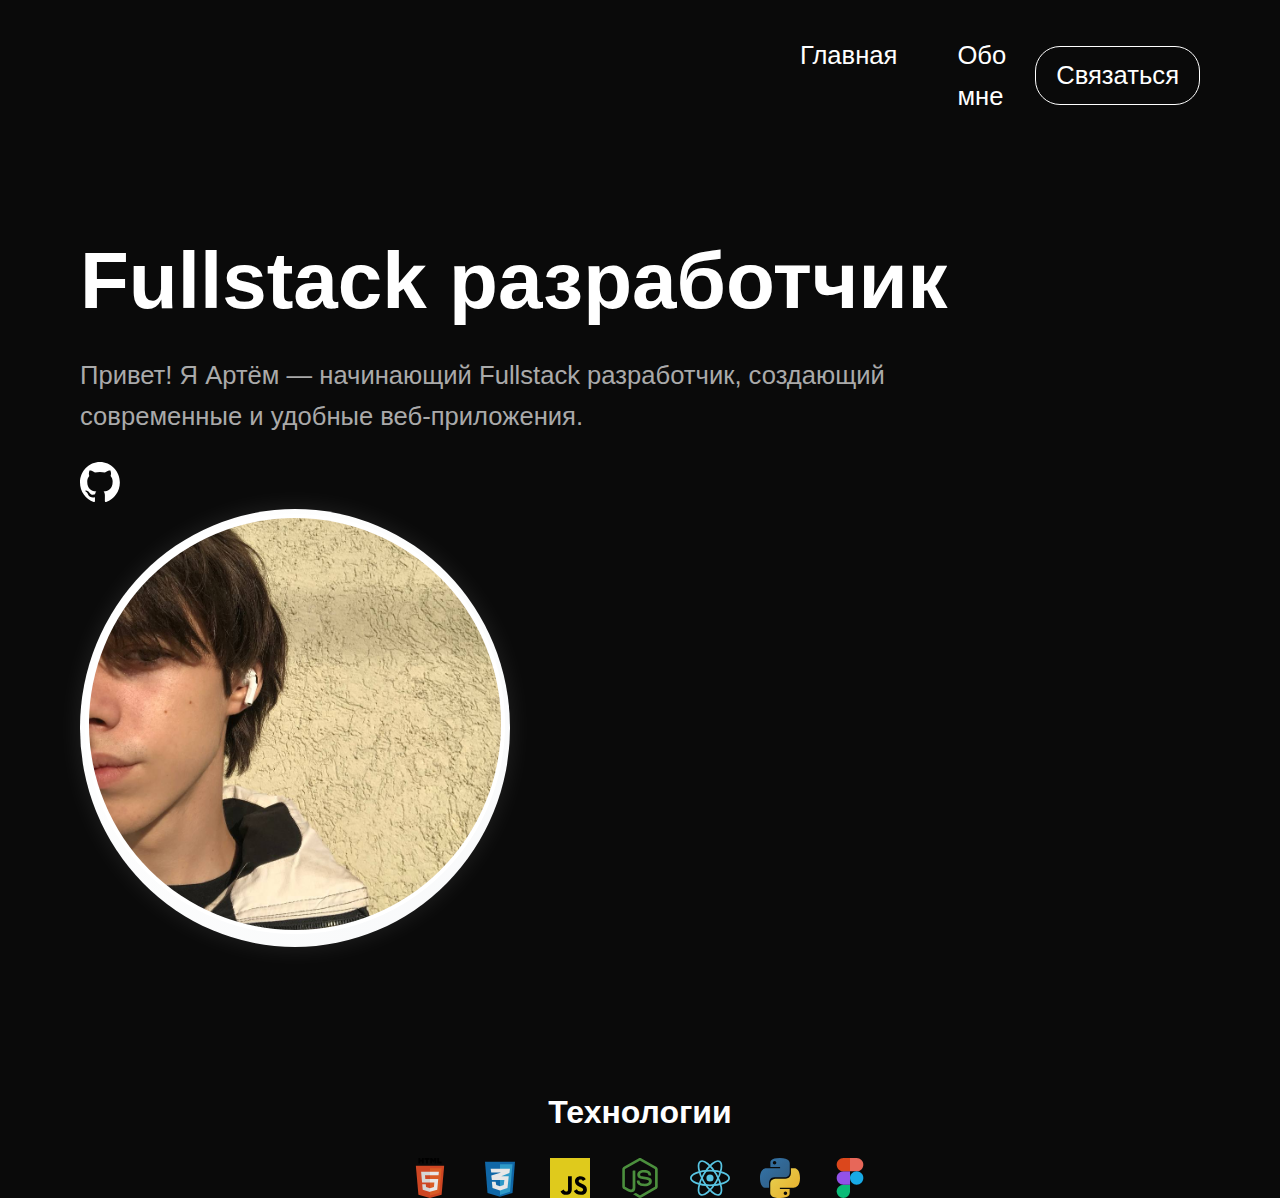
<file: index.html>
<!doctype html>
<html lang="ru">
    <head>
        <meta charset="UTF-8" />
        <meta name="viewport" content="width=device-width, initial-scale=1.0" />
        <link rel="stylesheet" href="style.css" />
        <title>ohyz</title>
    </head>
    <body>
        <header class="navbar">
            <nav>
                <ul class="nav-links">
                    <li><a href="index.html">Главная</a></li>
                    <li><a href="about.html">Обо мне</a></li>
                </ul>
            </nav>
            <a href="comingsoon.html" class="contact-btn">Связаться</a>
        </header>

        <main class="hero">
            <div class="hero-text">
                <h2 class="title">Fullstack разработчик</h2>
                <p class="subtitle">
                    Привет! Я Артём — начинающий Fullstack разработчик,
                    создающий современные и удобные веб-приложения.
                </p>
                <div class="social-icons">
                    <a href="https://github.com/ohyzz">
                        <img src="github-mark-white.svg" alt="GitHub" />
                </div>
            </div>

            <div class="photo-container">
                <img src="photo.jpg" alt="Моё фото" class="portfolio-photo" />
            </div>
        </main>

        <section class="tech-stack">
            <h2>Технологии</h2>
            <div class="tech-icons">
                <img src="html.svg" alt="HTML" />
                <img src="css.svg" alt="CSS" />
                <img src="js.svg" alt="JavaScript" />
                <img src="nodejs.svg" alt="Node.js" />
                <img src="react.svg" alt="React" />
                <img src="python.svg" alt="Python">
                <img src="figma.svg" alt="Figma">
            </div>
        </section>
    </body>
</html>
</file>
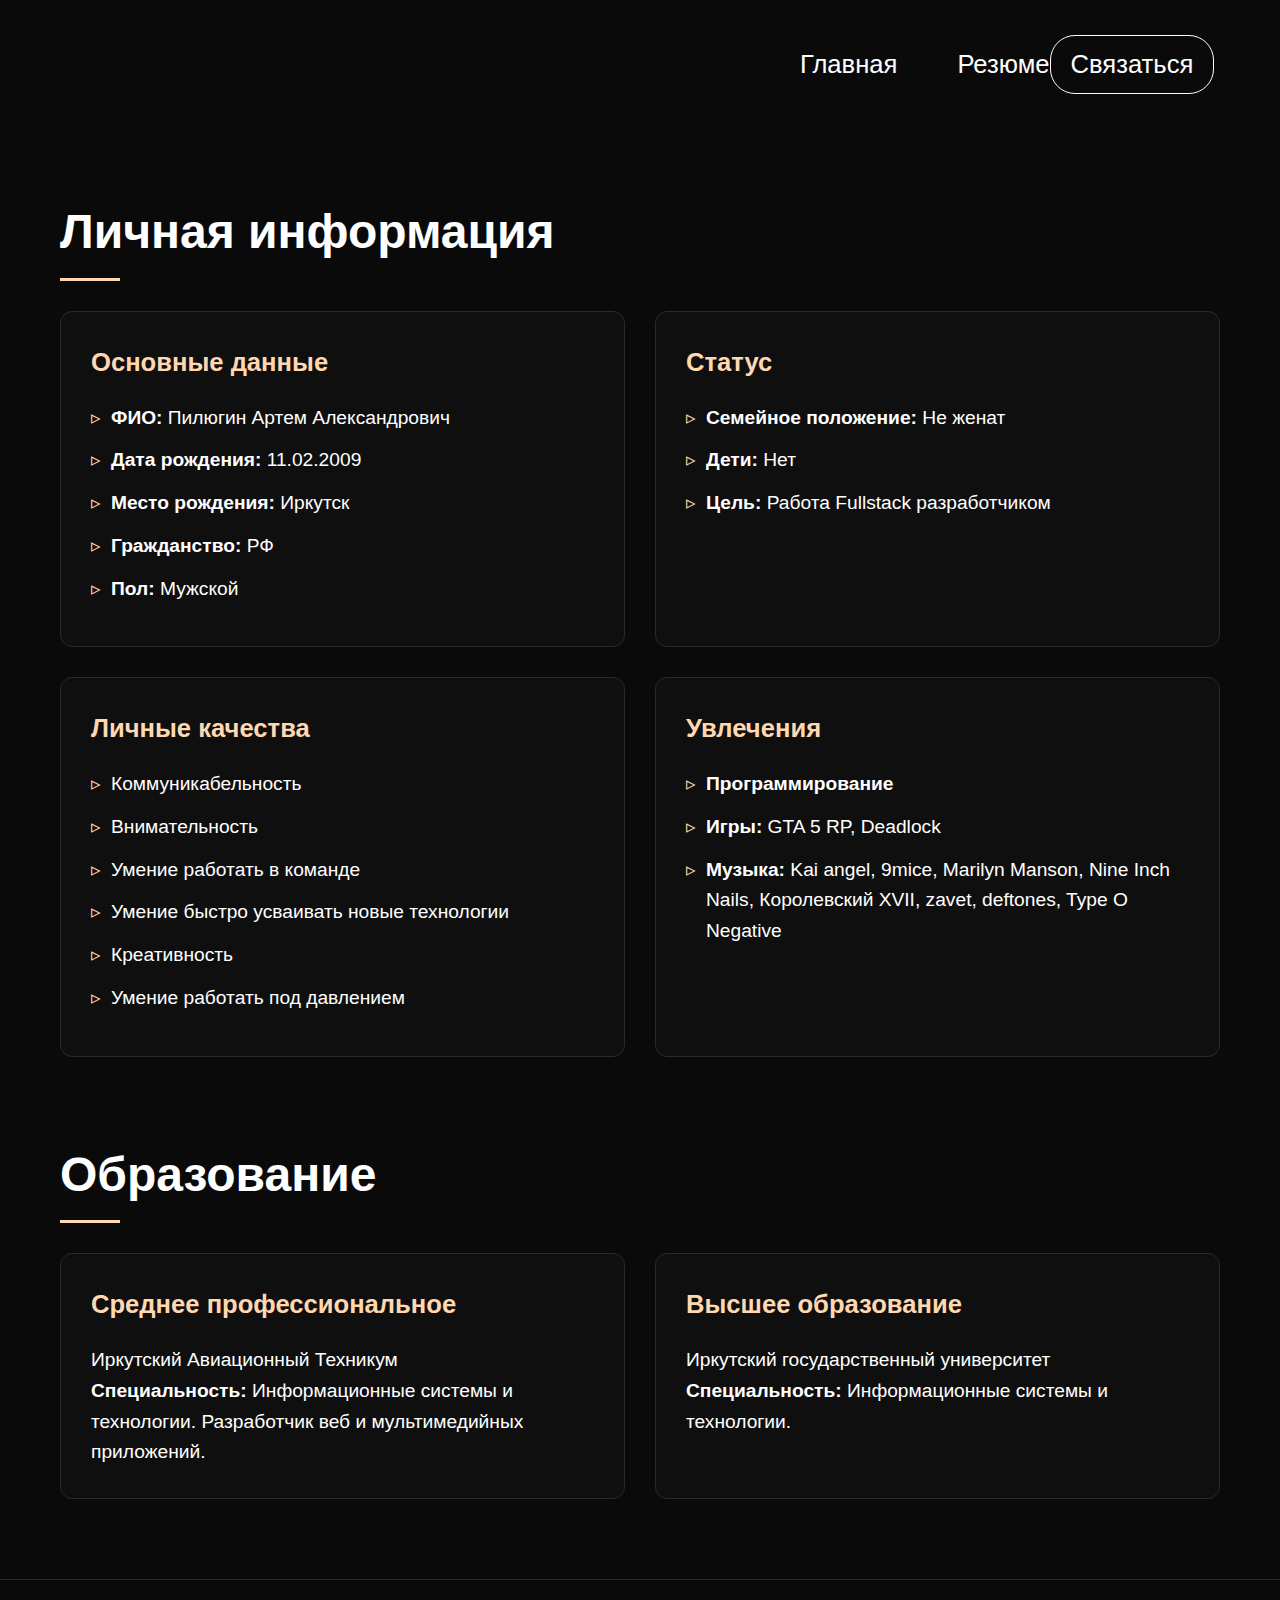
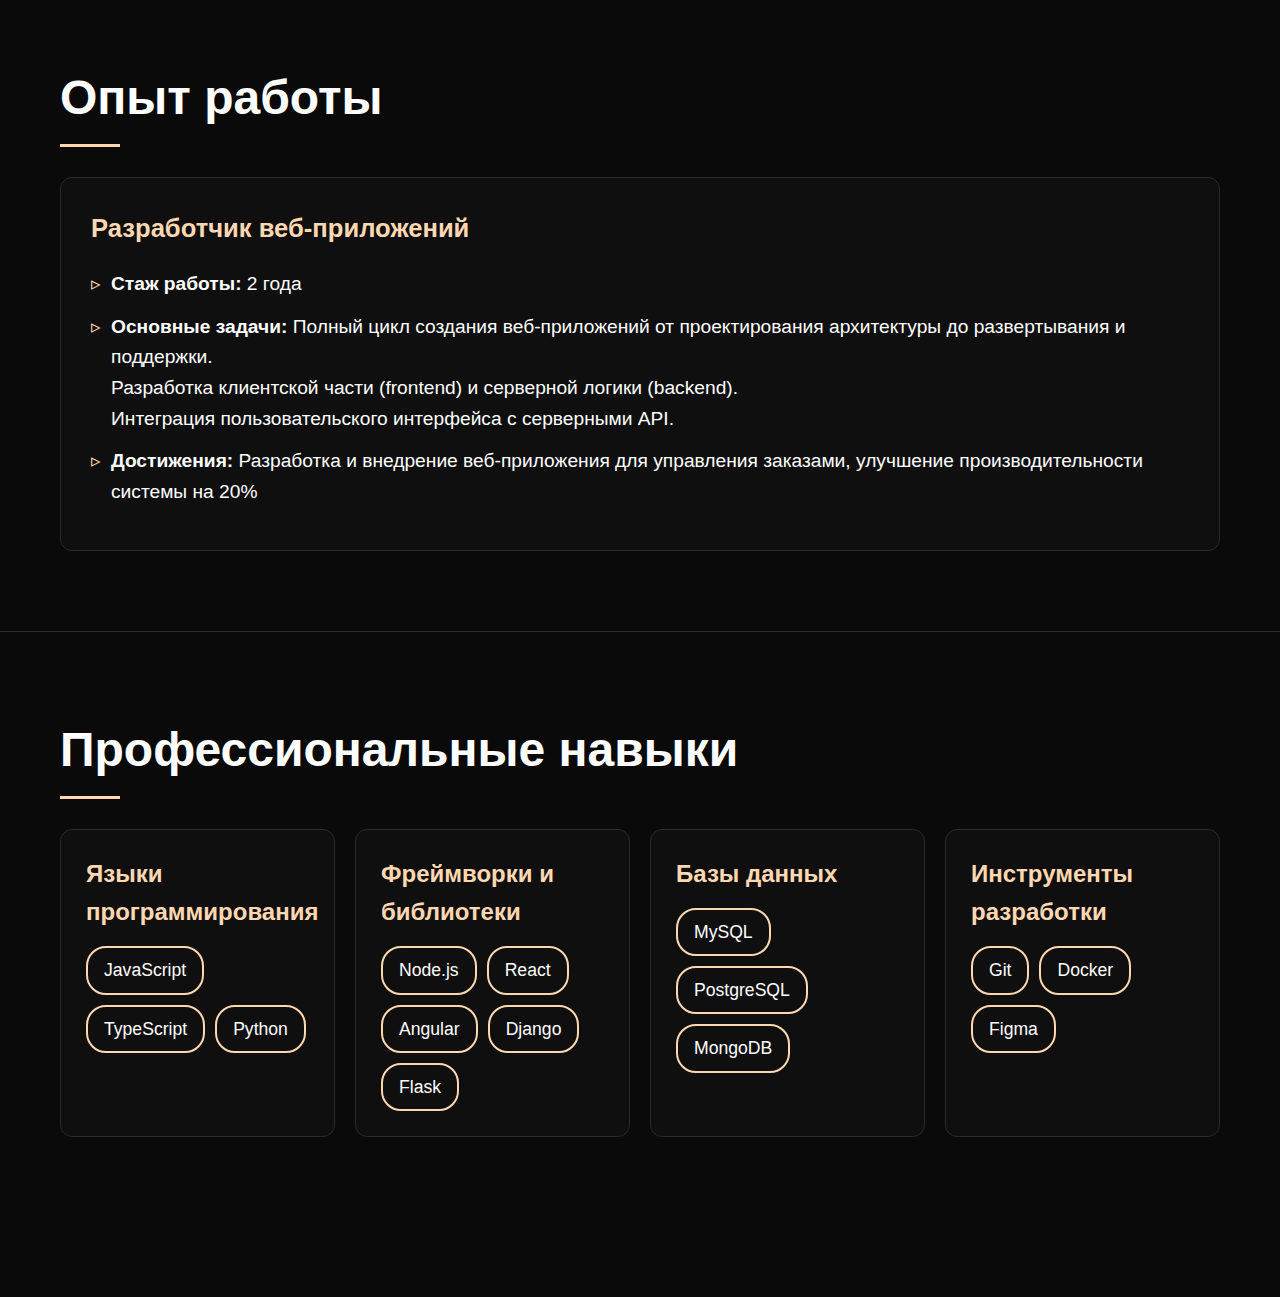
<file: about.html>
<!doctype html>
<html lang="ru">
    <head>
        <meta charset="UTF-8" />
        <meta name="viewport" content="width=device-width, initial-scale=1.0" />
        <link rel="stylesheet" href="style.css" />
        <link rel="stylesheet" href="about.css">
        <title>Портфолио</title>
    </head>
    <body>
        <header class="navbar">
            <nav>
                <ul class="nav-links">
                    <li><a href="index.html">Главная</a></li>
                    <li><a href="about.html">Резюме</a></li>
                </ul>
            </nav>
            <a href="comingsoon.html" class="contact-btn">Связаться</a>
        </header>
            <body>
                <section class="section">
                    <div class="container">
                        <h2 class="section-title">Личная информация</h2>
                        <div class="info-grid">
                            <div class="info-card">
                                <h3 class="card-title">Основные данные</h3>
                                <ul class="info-list">
                                    <li>
                                        <strong>ФИО:</strong>
                                        Пилюгин Артем Александрович
                                    </li>
                                    <li>
                                        <strong>Дата рождения:</strong>
                                        11.02.2009
                                    </li>
                                    <li>
                                        <strong>Место рождения:</strong> Иркутск
                                    </li>
                                    <li><strong>Гражданство:</strong> РФ</li>
                                    <li><strong>Пол:</strong> Мужской</li>
                                </ul>
                            </div>

                            <div class="info-card">
                                <h3 class="card-title">Статус</h3>
                                <ul class="info-list">
                                    <li>
                                        <strong>Семейное положение:</strong> Не
                                        женат
                                    </li>
                                    <li><strong>Дети:</strong> Нет</li>
                                    <li>
                                        <strong>Цель:</strong> Работа Fullstack разработчиком
                                    </li>
                                </ul>
                            </div>

                            <div class="info-card">
                                <h3 class="card-title">Личные качества</h3>
                                <ul class="info-list">
                                    <li>Коммуникабельность</li>
                                    <li>Внимательность</li>
                                    <li>Умение работать в команде</li>
                                    <li>Умение быстро усваивать новые технологии</li>
                                    <li>Креативность</li>
                                    <li>Умение работать под давлением</li>
                                </ul>
                            </div>

                            <div class="info-card">
                                <h3 class="card-title">Увлечения</h3>
                                <ul class="info-list">
                                    <li>
                                        <strong>Программирование</strong>
                                    </li>
                                    <li>
                                        <strong>Игры:</strong> GTA 5 RP, Deadlock
                                    </li>
                                    <li>
                                        <strong>Музыка:</strong> Kai angel, 9mice, Marilyn Manson, Nine Inch Nails, Королевский XVII, zavet, deftones, Type O Negative
                                    </li>
                                </ul>
                            </div>
                        </div>
                    </div>


                <section class="section">
                    <div class="container">
                        <h2 class="section-title">Образование</h2>
                        <div class="info-grid">
                            <div class="info-card">
                                <h3 class="card-title">Среднее профессиональное</h3>
                                <p>Иркутский Авиационный Техникум</p>
                                <p>
                                    <strong>Специальность:</strong>
                                    Информационные системы и технологии. Разработчик веб и мультимедийных приложений.
                                </p>
                            </div>

                            <div class="info-card">
                                <h3 class="card-title">Высшее образование</h3>
                                <p>Иркутский государственный университет</p>
                                <p>
                                    <strong>Специальность:</strong>
                                    Информационные системы и технологии.
                                </p>
                            </div>
                        </div>
                    </div>
                </section>

                <section class="section">
                    <div class="container">
                        <h2 class="section-title">Опыт работы</h2>
                        <div class="info-card">
                            <h3 class="card-title">
                                Разработчик веб-приложений
                            </h3>
                            <ul class="info-list">
                                <li><strong>Стаж работы:</strong> 2 года</li>
                                <li>
                                    <strong>Основные задачи:</strong> Полный цикл создания веб-приложений от проектирования архитектуры до развертывания и поддержки. <br>
                                    Разработка клиентской части (frontend) и серверной логики (backend). <br>
                                    Интеграция пользовательского интерфейса с серверными API.
                                </li>
                                <li>
                                    <strong>Достижения:</strong> Разработка и
                                    внедрение веб-приложения для управления
                                    заказами, улучшение производительности
                                    системы на 20%
                                </li>
                            </ul>
                        </div>
                    </div>
                </section>

                <section class="section">
                    <div class="container">
                        <h2 class="section-title">Профессиональные навыки</h2>
                        <div class="skills-grid">
                            <div class="skill-category">
                                <h4>Языки программирования</h4>
                                <div class="skill-items">
                                    <span class="skill-item">JavaScript</span>
                                    <span class="skill-item">TypeScript</span>
                                    <span class="skill-item">Python</span>
                                </div>
                            </div>

                            <div class="skill-category">
                                <h4>Фреймворки и библиотеки</h4>
                                <div class="skill-items">
                                    <span class="skill-item">Node.js</span>
                                    <span class="skill-item">React</span>
                                    <span class="skill-item">Angular</span>
                                    <span class="skill-item">Django</span>
                                    <span class="skill-item">Flask</span>
                                </div>
                            </div>

                            <div class="skill-category">
                                <h4>Базы данных</h4>
                                <div class="skill-items">
                                    <span class="skill-item">MySQL</span>
                                    <span class="skill-item">PostgreSQL</span>
                                    <span class="skill-item">MongoDB</span>
                                </div>
                            </div>

                            <div class="skill-category">
                                <h4>Инструменты разработки</h4>
                                <div class="skill-items">
                                    <span class="skill-item">Git</span>
                                    <span class="skill-item">Docker</span>
                                    <span class="skill-item">Figma</span>
                                </div>
                            </div>
                        </div>
                    </div>
                </section>
    </body>
</html>
</file>
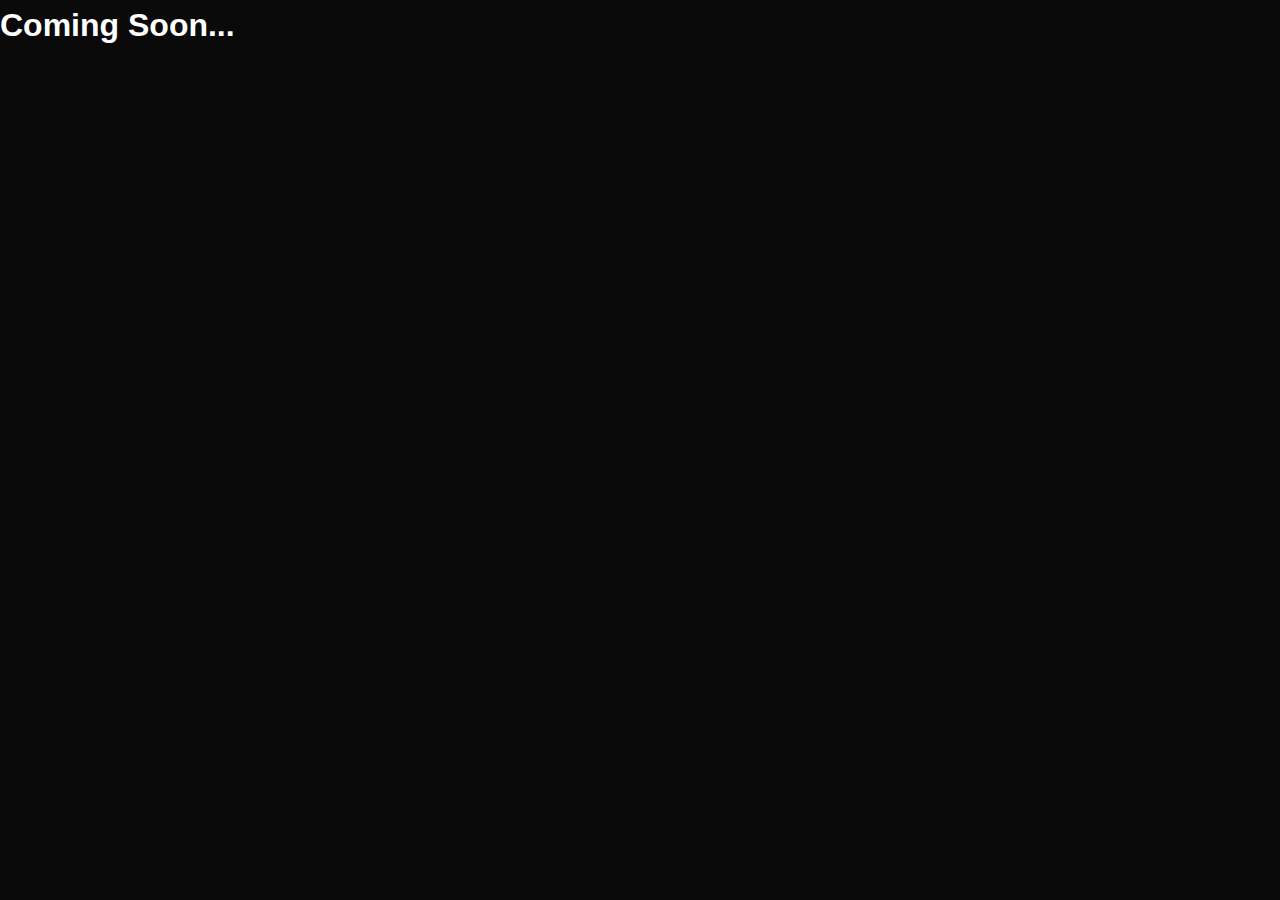
<file: comingsoon.html>
<!doctype html>
<html lang="en">
    <head>
        <meta charset="UTF-8" />
        <meta name="viewport" content="width=device-width, initial-scale=1.0" />
        <title>Coming Soon</title>
        <link rel="stylesheet" href="style.css" />
    </head>
    <body>
        <h1>Coming Soon...</h1>
    </body>
</html>
</file>
<file: style.css>
* {
    margin: 0;
    padding: 0;
    box-sizing: border-box;
    text-decoration: none;
}

body {
    background-color: #0a0a0a;
    color: #fff;
    font-family: "Inter", sans-serif;
    line-height: 1.6;
}

.navbar {
    display: flex;
    justify-content: space-between;
    align-items: center;
    padding: 20px 80px;
}

.nav-links {
    margin-left: 45rem;
    margin-top: 15px;
    font-size: 1.6rem;
    list-style: none;
    display: flex;
    gap: 60px;
}

.nav-links a {
    text-decoration: none;
    color: #fff;
    transition: 0.3s;
}

.nav-links a:hover {
    color: #ffd8b1;
}

.contact-btn {
    margin-top: 15px;
    border: 1px solid #fff;
    border-radius: 25px;
    padding: 8px 20px;
    text-decoration: none;
    color: #fff;
    transition: 0.3s;
    font-size: 1.6rem;
}

.contact-btn:hover {
    background: #ffd8b1;
    color: black;
}

.hero {
    display: flex;
    justify-content: space-between;
    align-items: center;
    padding: 80px;
    flex-wrap: wrap;
}

.hero-text {
    max-width: 900px;
}

.title {
    font-size: 5rem;
    margin-bottom: 10px;
}

.subtitle {
    color: #aaa;
    font-size: 1.6rem;
    margin-bottom: 25px;
}

.social-icons {
    display: flex;
    gap: 15px;
}

.social-icons img {
    width: 40px;
    height: 40px;
    transition: transform 0.3s;
}

.social-icons img:hover {
    transform: scale(1.1);
}

.photo-container {
    background: linear-gradient(135deg, #ffffff, #f8f9fa);
    border-radius: 50%;
    padding: 5px;
    box-shadow: 0 0 25px rgba(255, 255, 255, 0.1);
}

.portfolio-photo {
    width: 420px;
    height: 420px;
    border-radius: 50%;
    object-fit: cover;
    border: 4px solid #fff;
}

.tech-stack {
    text-align: center;
    margin-top: 60px;
}

.tech-stack h2 {
    font-size: 2rem;
    margin-bottom: 20px;
    color: #fff;
}

.tech-icons {
    display: flex;
    justify-content: center;
    gap: 30px;
    flex-wrap: wrap;
}

.tech-icons img {
    width: 40px;
    height: 40px;
    opacity: 0.9;
    transition: transform 0.3s;
}

.tech-icons img:hover {
    transform: scale(1.2);
    opacity: 1;
}
</file>
<file: about.css>
* {
    margin: 0;
    padding: 0;
    box-sizing: border-box;
    text-decoration: none;
}

body {
    color: #fff;
    font-family: "Inter", sans-serif;
    line-height: 1.6;
}

:root {
    --bg-dark: #0a0a0a;
    --bg-card: #0f0f0f;
    --text-light: #ffffff;
    --text-muted: #a0a0a0;
    --accent: #ffd8b1;
}

.container {
    max-width: 1200px;
    margin: 0 auto;
    padding: 0 20px;
}

.section {
    padding: 80px 0;
    border-bottom: 1px solid #2a2a2a;
}

.section:last-child {
    border-bottom: none;
}

.section-title {
    font-size: 3rem;
    margin-bottom: 40px;
    color: var(--text-light);
    position: relative;
}

.section-title::after {
    content: "";
    position: absolute;
    bottom: -10px;
    left: 0;
    width: 60px;
    height: 3px;
    background: var(--accent);
}

/* Карточки */
.info-grid {
    display: grid;
    grid-template-columns: repeat(auto-fit, minmax(500px, 1fr));
    gap: 30px;
}

.info-card {
    background: var(--bg-card);
    padding: 30px;
    border-radius: 12px;
    border: 1px solid #2a2a2a;
    font-size: 1.2rem;
    transition:
        transform 0.3s ease,
        border-color 0.3s ease;
}

.info-card:hover {
    transform: translateY(-5px);
    border-color: var(--accent);
}

.card-title {
    font-size: 1.6rem;
    margin-bottom: 20px;
    color: var(--accent);
}

.info-list {
    list-style: none;
}

.info-list li {
    margin-bottom: 12px;
    padding-left: 20px;
    position: relative;
    font-size: 1.2rem;
}

.info-list li::before {
    content: "▹";
    position: absolute;
    left: 0;
    color: var(--accent);
}

/* Навыки */
.skills-grid {
    display: grid;
    grid-template-columns: repeat(auto-fit, minmax(250px, 1fr));
    gap: 20px;
}

.skill-category {
    background: var(--bg-card);
    padding: 25px;
    border-radius: 12px;
    border: 1px solid #2a2a2a;
}

.skill-category h4 {
    color: var(--accent);
    margin-bottom: 15px;
    font-size: 1.5rem;
}

.skill-items {
    display: flex;
    flex-wrap: wrap;
    gap: 10px;
}

.skill-item {
    padding: 8px 16px;
    border-radius: 20px;
    font-size: 1.1rem;
    border: 2px solid var(--accent);
}

/* Адаптивность */
@media (max-width: 768px) {
    .hero h1 {
        font-size: 2.5rem;
    }

    .section {
        padding: 60px 0;
    }

    .info-grid {
        grid-template-columns: 1fr;
    }
}
</file>
